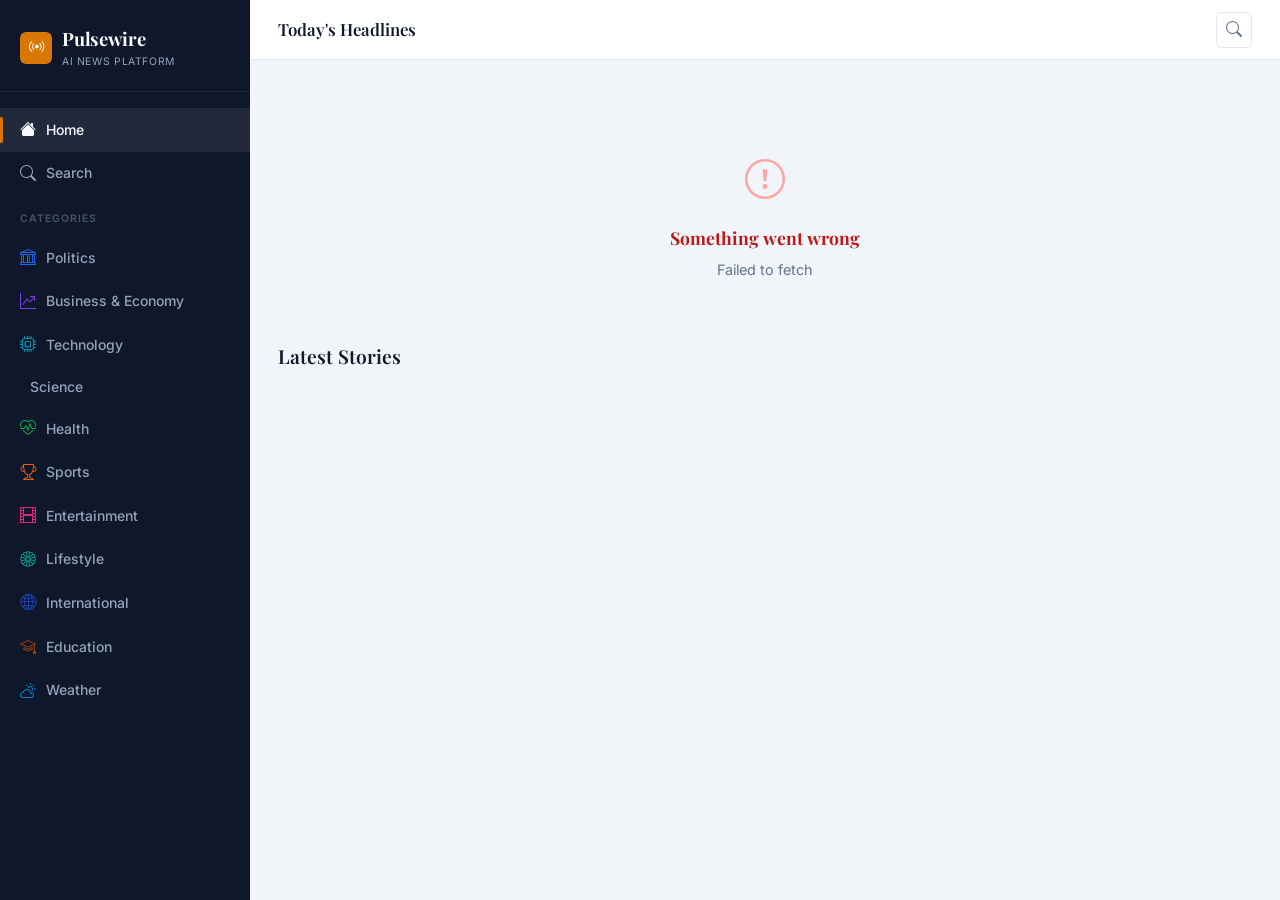
<file: frontend/index.html>
<!DOCTYPE html>
<html lang="en">
<head>
  <meta charset="UTF-8"/>
  <meta name="viewport" content="width=device-width, initial-scale=1.0"/>
  <title>Pulsewire · AI News Platform</title>
  <link rel="stylesheet" href="https://cdn.jsdelivr.net/npm/bootstrap-icons@1.11.3/font/bootstrap-icons.min.css"/>
  <link rel="stylesheet" href="styles.css"/>
</head>
<body data-page="home">

  <!-- ── Sidebar ──────────────────────────────────────────── -->
  <aside id="sidebar">
    <div class="sidebar-logo">
      <div class="sidebar-logo-icon"><i class="bi bi-broadcast"></i></div>
      <div>
        <div class="sidebar-logo-text">Pulsewire</div>
        <div class="sidebar-logo-sub">AI News Platform</div>
      </div>
    </div>

    <nav class="sidebar-section">
      <a class="nav-link" data-page-link="home" href="index.html">
        <i class="bi bi-house-fill"></i><span>Home</span>
      </a>
      <a class="nav-link" data-page-link="search" href="search.html">
        <i class="bi bi-search"></i><span>Search</span>
      </a>

      <div class="sidebar-section-label" style="margin-top:16px;">Categories</div>
      <div id="categoryLinks"></div>
    </nav>
  </aside>

  <!-- ── Mobile overlay ───────────────────────────────────── -->
  <div id="overlay"></div>

  <!-- ── Main ─────────────────────────────────────────────── -->
  <div id="main">
    <header class="top-bar">
      <button id="hamburger"><i class="bi bi-list"></i></button>
      <span class="top-bar-title">Today's Headlines</span>
      <div class="top-bar-actions">
        <a class="top-bar-icon-btn" href="search.html" title="Search">
          <i class="bi bi-search"></i>
        </a>
      </div>
    </header>

    <div class="page-content">
      <!-- Featured article -->
      <div id="heroSlot"></div>

      <!-- Latest grid -->
      <h2 class="section-title">Latest Stories</h2>
      <div class="news-grid" id="latestSlot"></div>

      <!-- Per-category preview rows -->
      <div id="categoryRowsSlot"></div>
    </div>
  </div>

  <script src="config.js"></script>
<script src="api.js"></script>
<script src="app.js"></script>
</body>
</html>
</file>
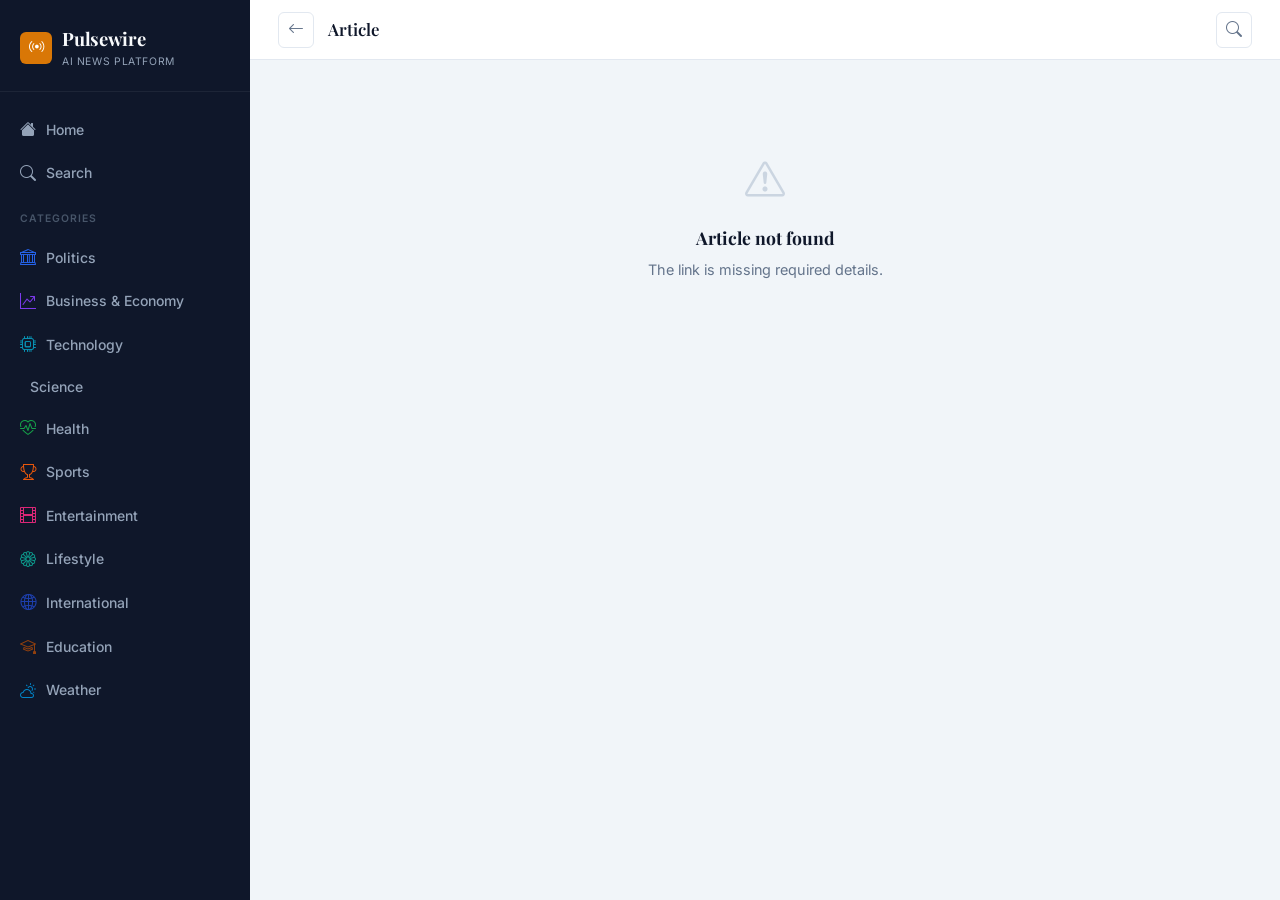
<file: frontend/article.html>
<!DOCTYPE html>
<html lang="en">
<head>
  <meta charset="UTF-8"/>
  <meta name="viewport" content="width=device-width, initial-scale=1.0"/>
  <title>Article · Pulsewire</title>
  <link rel="stylesheet" href="https://cdn.jsdelivr.net/npm/bootstrap-icons@1.11.3/font/bootstrap-icons.min.css"/>
  <link rel="stylesheet" href="styles.css"/>
</head>
<body data-page="article">

  <!-- ── Sidebar ──────────────────────────────────────────── -->
  <aside id="sidebar">
    <div class="sidebar-logo">
      <div class="sidebar-logo-icon"><i class="bi bi-broadcast"></i></div>
      <div>
        <div class="sidebar-logo-text">Pulsewire</div>
        <div class="sidebar-logo-sub">AI News Platform</div>
      </div>
    </div>
    <nav class="sidebar-section">
      <a class="nav-link" data-page-link="home" href="index.html">
        <i class="bi bi-house-fill"></i><span>Home</span>
      </a>
      <a class="nav-link" data-page-link="search" href="search.html">
        <i class="bi bi-search"></i><span>Search</span>
      </a>
      <div class="sidebar-section-label" style="margin-top:16px;">Categories</div>
      <div id="categoryLinks"></div>
    </nav>
  </aside>

  <div id="overlay"></div>

  <!-- ── Main ─────────────────────────────────────────────── -->
  <div id="main">
    <header class="top-bar">
      <button id="hamburger"><i class="bi bi-list"></i></button>
      <button onclick="history.back()" class="top-bar-icon-btn" title="Back" style="margin-right:auto">
        <i class="bi bi-arrow-left"></i>
      </button>
      <span class="top-bar-title">Article</span>
      <div class="top-bar-actions">
        <a class="top-bar-icon-btn" href="search.html" title="Search">
          <i class="bi bi-search"></i>
        </a>
      </div>
    </header>

    <div class="page-content">
      <!-- All article content is rendered here by app.js -->
      <div id="articleWrap">
        <div class="state-box"><div class="spinner"></div><p>Loading article…</p></div>
      </div>
    </div>
  </div>

  <script src="config.js"></script>
  <script src="api.js"></script>
  <script src="app.js"></script>
</body>
</html>
</file>
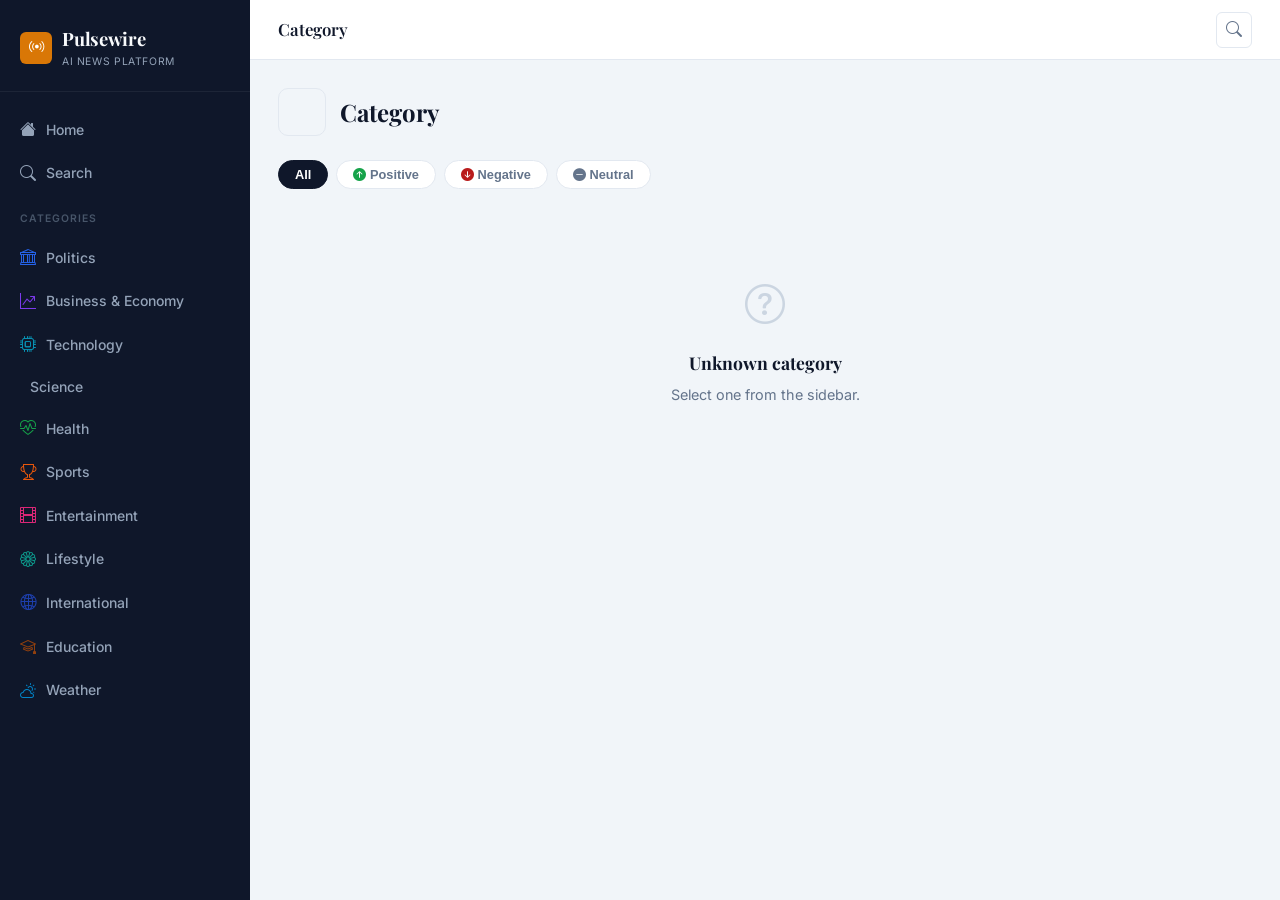
<file: frontend/category.html>
<!DOCTYPE html>
<html lang="en">
<head>
  <meta charset="UTF-8"/>
  <meta name="viewport" content="width=device-width, initial-scale=1.0"/>
  <title>Category · Pulsewire</title>
  <link rel="stylesheet" href="https://cdn.jsdelivr.net/npm/bootstrap-icons@1.11.3/font/bootstrap-icons.min.css"/>
  <link rel="stylesheet" href="styles.css"/>
</head>
<body data-page="category">

  <!-- ── Sidebar ──────────────────────────────────────────── -->
  <aside id="sidebar">
    <div class="sidebar-logo">
      <div class="sidebar-logo-icon"><i class="bi bi-broadcast"></i></div>
      <div>
        <div class="sidebar-logo-text">Pulsewire</div>
        <div class="sidebar-logo-sub">AI News Platform</div>
      </div>
    </div>
    <nav class="sidebar-section">
      <a class="nav-link" data-page-link="home" href="index.html">
        <i class="bi bi-house-fill"></i><span>Home</span>
      </a>
      <a class="nav-link" data-page-link="search" href="search.html">
        <i class="bi bi-search"></i><span>Search</span>
      </a>
      <div class="sidebar-section-label" style="margin-top:16px;">Categories</div>
      <div id="categoryLinks"></div>
    </nav>
  </aside>

  <div id="overlay"></div>

  <!-- ── Main ─────────────────────────────────────────────── -->
  <div id="main">
    <header class="top-bar">
      <button id="hamburger"><i class="bi bi-list"></i></button>
      <span class="top-bar-title" id="topbarCat">Category</span>
      <div class="top-bar-actions">
        <a class="top-bar-icon-btn" href="search.html" title="Search">
          <i class="bi bi-search"></i>
        </a>
      </div>
    </header>

    <div class="page-content">
      <!-- Category heading -->
      <div class="cat-header">
        <div class="cat-header-icon">
          <i id="catIcon"></i>
        </div>
        <h1 class="cat-page-title" id="catTitle">Category</h1>
      </div>

      <!-- Sentiment filter -->
      <div class="sentiment-filter" id="sentimentFilter">
        <button class="filter-btn active" data-sent="all">All</button>
        <button class="filter-btn" data-sent="positive">
          <i class="bi bi-arrow-up-circle-fill" style="color:#16A34A"></i> Positive
        </button>
        <button class="filter-btn" data-sent="negative">
          <i class="bi bi-arrow-down-circle-fill" style="color:#B91C1C"></i> Negative
        </button>
        <button class="filter-btn" data-sent="neutral">
          <i class="bi bi-dash-circle-fill" style="color:#64748B"></i> Neutral
        </button>
      </div>

      <!-- Article grid -->
      <div class="news-grid" id="catGrid">
        <div class="state-box"><div class="spinner"></div><p>Loading…</p></div>
      </div>

      <!-- Pagination -->
      <div id="catPager"></div>
    </div>
  </div>

  <script src="config.js"></script>
<script src="api.js"></script>
<script src="app.js"></script>
  <script>
    // Sync top bar title when category loads
    document.addEventListener("DOMContentLoaded", () => {
      const params = new URLSearchParams(location.search);
      const meta   = getCategoryByKey(params.get("cat"));
      if (meta) document.getElementById("topbarCat").textContent = meta.label;
    });
  </script>
</body>
</html>
</file>
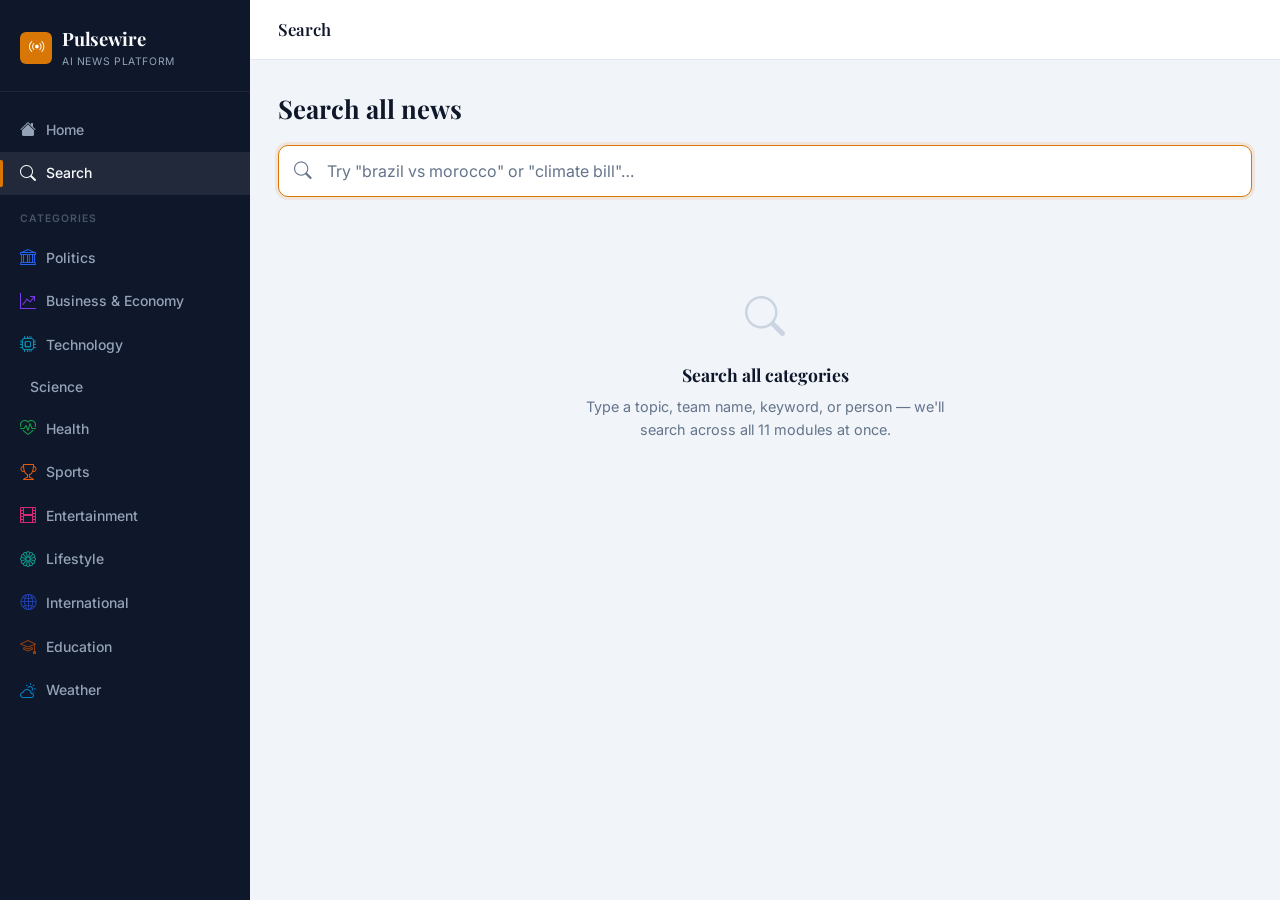
<file: frontend/search.html>
<!DOCTYPE html>
<html lang="en">
<head>
  <meta charset="UTF-8"/>
  <meta name="viewport" content="width=device-width, initial-scale=1.0"/>
  <title>Search · Pulsewire</title>
  <link rel="stylesheet" href="https://cdn.jsdelivr.net/npm/bootstrap-icons@1.11.3/font/bootstrap-icons.min.css"/>
  <link rel="stylesheet" href="styles.css"/>
</head>
<body data-page="search">

  <!-- ── Sidebar ──────────────────────────────────────────── -->
  <aside id="sidebar">
    <div class="sidebar-logo">
      <div class="sidebar-logo-icon"><i class="bi bi-broadcast"></i></div>
      <div>
        <div class="sidebar-logo-text">Pulsewire</div>
        <div class="sidebar-logo-sub">AI News Platform</div>
      </div>
    </div>
    <nav class="sidebar-section">
      <a class="nav-link" data-page-link="home" href="index.html">
        <i class="bi bi-house-fill"></i><span>Home</span>
      </a>
      <a class="nav-link" data-page-link="search" href="search.html">
        <i class="bi bi-search"></i><span>Search</span>
      </a>
      <div class="sidebar-section-label" style="margin-top:16px;">Categories</div>
      <div id="categoryLinks"></div>
    </nav>
  </aside>

  <div id="overlay"></div>

  <!-- ── Main ─────────────────────────────────────────────── -->
  <div id="main">
    <header class="top-bar">
      <button id="hamburger"><i class="bi bi-list"></i></button>
      <span class="top-bar-title">Search</span>
    </header>

    <div class="page-content">
      <div class="search-header">
        <h1>Search all news</h1>
        <div class="search-input-wrap">
          <i class="bi bi-search"></i>
          <input
            id="searchInput"
            type="search"
            placeholder="Try &quot;brazil vs morocco&quot; or &quot;climate bill&quot;…"
            autocomplete="off"
            spellcheck="false"
          />
        </div>
        <p class="result-count" id="resultCount"></p>
      </div>

      <!-- Results grid — filled by app.js -->
      <div class="news-grid" id="searchResults">
        <div class="state-box">
          <i class="bi bi-search state-icon"></i>
          <h3>Search all categories</h3>
          <p>Type a topic, team name, keyword, or person — we'll search across all 11 modules at once.</p>
        </div>
      </div>
    </div>
  </div>

  <script src="config.js"></script>
<script src="api.js"></script>
<script src="app.js"></script>
</body>
</html>
</file>
<file: frontend/styles.css>
/* ── Google Fonts ─────────────────────────────────────────────────── */
@import url('https://fonts.googleapis.com/css2?family=Playfair+Display:wght@600;700&family=Inter:wght@400;500;600&family=JetBrains+Mono:wght@400;500&display=swap');

/* ── CSS Variables ────────────────────────────────────────────────── */
:root {
  --sidebar-w: 250px;
  --sidebar-bg: #0F172A;
  --sidebar-border: rgba(255,255,255,0.06);
  --sidebar-text: #94A3B8;
  --sidebar-hover: rgba(255,255,255,0.06);
  --sidebar-active-bg: rgba(255,255,255,0.08);
  --sidebar-active-text: #F8FAFC;

  --page-bg: #F1F5F9;
  --card-bg: #FFFFFF;
  --card-border: #E2E8F0;
  --card-shadow: 0 1px 3px rgba(0,0,0,0.06), 0 1px 2px rgba(0,0,0,0.04);
  --card-hover-shadow: 0 8px 24px rgba(0,0,0,0.10), 0 2px 8px rgba(0,0,0,0.06);

  --accent: #D97706;
  --accent-light: #FEF3C7;

  --text-head: #0F172A;
  --text-body: #334155;
  --text-muted: #64748B;

  --radius-sm: 6px;
  --radius-md: 10px;
  --radius-lg: 14px;

  --font-display: 'Playfair Display', Georgia, serif;
  --font-body: 'Inter', -apple-system, sans-serif;
  --font-mono: 'JetBrains Mono', 'Fira Code', monospace;

  --topbar-h: 60px;
  --transition: 0.18s ease;
}

/* ── Reset ────────────────────────────────────────────────────────── */
*, *::before, *::after { box-sizing: border-box; margin: 0; padding: 0; }
html { font-size: 16px; scroll-behavior: smooth; }
body {
  font-family: var(--font-body);
  background: var(--page-bg);
  color: var(--text-body);
  line-height: 1.6;
  min-height: 100vh;
}
a { text-decoration: none; color: inherit; }
img { display: block; max-width: 100%; }

/* ── Layout ───────────────────────────────────────────────────────── */
#sidebar {
  position: fixed;
  top: 0; left: 0;
  width: var(--sidebar-w);
  height: 100vh;
  background: var(--sidebar-bg);
  display: flex;
  flex-direction: column;
  overflow-y: auto;
  z-index: 100;
  transition: transform var(--transition);
  scrollbar-width: none;
}
#sidebar::-webkit-scrollbar { display: none; }

#main {
  margin-left: var(--sidebar-w);
  min-height: 100vh;
  display: flex;
  flex-direction: column;
}

/* ── Sidebar: logo ────────────────────────────────────────────────── */
.sidebar-logo {
  padding: 24px 20px 20px;
  border-bottom: 1px solid var(--sidebar-border);
  display: flex;
  align-items: center;
  gap: 10px;
}
.sidebar-logo-icon {
  width: 32px; height: 32px;
  background: var(--accent);
  border-radius: var(--radius-sm);
  display: flex; align-items: center; justify-content: center;
  flex-shrink: 0;
}
.sidebar-logo-icon i { color: #fff; font-size: 15px; }
.sidebar-logo-text {
  font-family: var(--font-display);
  font-size: 1.15rem;
  font-weight: 700;
  color: #F8FAFC;
  letter-spacing: -0.01em;
}
.sidebar-logo-sub {
  font-size: 0.65rem;
  color: var(--sidebar-text);
  letter-spacing: 0.06em;
  text-transform: uppercase;
  margin-top: 1px;
}

/* ── Sidebar: nav links ───────────────────────────────────────────── */
.sidebar-section {
  padding: 16px 0 8px;
  flex: 1;
}
.sidebar-section-label {
  padding: 0 20px 8px;
  font-size: 0.65rem;
  font-weight: 600;
  letter-spacing: 0.1em;
  text-transform: uppercase;
  color: #475569;
}

.nav-link {
  display: flex;
  align-items: center;
  gap: 10px;
  padding: 9px 20px;
  color: var(--sidebar-text);
  font-size: 0.875rem;
  font-weight: 500;
  border-radius: 0;
  transition: background var(--transition), color var(--transition);
  position: relative;
}
.nav-link i { font-size: 1rem; flex-shrink: 0; }
.nav-link:hover {
  background: var(--sidebar-hover);
  color: #E2E8F0;
}
.nav-link.active {
  background: var(--sidebar-active-bg);
  color: var(--sidebar-active-text);
}
.nav-link.active::before {
  content: "";
  position: absolute;
  left: 0; top: 20%; bottom: 20%;
  width: 3px;
  background: var(--accent);
  border-radius: 0 2px 2px 0;
}

/* ── Top bar ──────────────────────────────────────────────────────── */
.top-bar {
  height: var(--topbar-h);
  background: #fff;
  border-bottom: 1px solid var(--card-border);
  display: flex;
  align-items: center;
  padding: 0 28px;
  gap: 14px;
  position: sticky;
  top: 0;
  z-index: 50;
}
.top-bar-title {
  font-family: var(--font-display);
  font-size: 1.05rem;
  font-weight: 600;
  color: var(--text-head);
  flex: 1;
}
#hamburger {
  display: none;
  background: none;
  border: none;
  color: var(--text-head);
  font-size: 1.4rem;
  cursor: pointer;
  padding: 4px;
  line-height: 1;
}
.top-bar-actions { display: flex; gap: 8px; }
.top-bar-icon-btn {
  width: 36px; height: 36px;
  border-radius: var(--radius-sm);
  background: none;
  border: 1px solid var(--card-border);
  display: flex; align-items: center; justify-content: center;
  color: var(--text-muted);
  cursor: pointer;
  transition: all var(--transition);
  font-size: 1rem;
}
.top-bar-icon-btn:hover { background: var(--page-bg); color: var(--text-head); }

/* ── Page content wrapper ─────────────────────────────────────────── */
.page-content { padding: 28px; max-width: 1300px; }
.section-title {
  font-family: var(--font-display);
  font-size: 1.2rem;
  color: var(--text-head);
  margin-bottom: 18px;
  font-weight: 600;
}

/* ── Hero ─────────────────────────────────────────────────────────── */
.hero {
  display: block;
  position: relative;
  border-radius: var(--radius-lg);
  overflow: hidden;
  aspect-ratio: 21/9;
  margin-bottom: 32px;
  box-shadow: var(--card-hover-shadow);
}

.hero:hover .hero-img { transform: scale(1.02); }
.hero-gradient {
  position: absolute; inset: 0;
  background: linear-gradient(
    to top,
    rgba(5,10,20,0.88) 0%,
    rgba(5,10,20,0.4)  50%,
    rgba(5,10,20,0.1)  100%
  );
}
.hero-body {
    position: static;
    padding: 0;
}
.hero-eyebrow {
  display: inline-block;
  font-size: 0.65rem;
  font-weight: 700;
  letter-spacing: 0.12em;
  text-transform: uppercase;
  color: var(--accent);
  background: rgba(217,119,6,0.15);
  border: 1px solid rgba(217,119,6,0.3);
  border-radius: 4px;
  padding: 3px 8px;
  margin-bottom: 10px;
}
.hero-title {
  font-family: var(--font-display);
  font-size: 1.85rem;
  color: #fff;
  line-height: 1.2;
  margin: 8px 0 10px;
  max-width: 700px;
}
.hero-desc {
  color: rgba(255,255,255,0.75);
  font-size: 0.95rem;
  margin-bottom: 12px;
  max-width: 600px;
  display: -webkit-box;
  -webkit-line-clamp: 2;
  line-clamp: 2;
  -webkit-box-orient: vertical;
  overflow: hidden;
}
.hero-meta { display: flex; gap: 8px; align-items: center; color: rgba(255,255,255,0.55); font-size: 0.8rem; }
.hero-meta .sep { opacity: 0.4; }

/* ── Badge row ────────────────────────────────────────────────────── */
.badge-row { display: flex; gap: 6px; align-items: center; flex-wrap: wrap; margin-bottom: 8px; }

.badge-cat {
  display: inline-flex;
  align-items: center;
  gap: 4px;
  padding: 3px 9px;
  border-radius: 100px;
  font-size: 0.72rem;
  font-weight: 600;
  letter-spacing: 0.03em;
  background: color-mix(in srgb, var(--c) 12%, transparent);
  color: var(--c);
  border: 1px solid color-mix(in srgb, var(--c) 25%, transparent);
  transition: opacity var(--transition);
}
.badge-cat:hover { opacity: 0.8; }
.badge-cat i { font-size: 0.7rem; }

.badge-sent {
  display: inline-flex;
  align-items: center;
  gap: 4px;
  padding: 3px 9px;
  border-radius: 100px;
  font-size: 0.72rem;
  font-weight: 600;
}
.sent-pos { background: #DCFCE7; color: #15803D; }
.sent-neg { background: #FEE2E2; color: #B91C1C; }
.sent-neu { background: #F1F5F9; color: #475569; }

/* ── News card grid ───────────────────────────────────────────────── */
.news-grid {
  display: grid;
  grid-template-columns: repeat(auto-fill, minmax(280px, 1fr));
  gap: 20px;
  margin-bottom: 32px;
}

.news-card {
  display: flex;
  flex-direction: column;
  background: var(--card-bg);
  border: 1px solid var(--card-border);
  border-radius: var(--radius-md);
  overflow: hidden;
  box-shadow: var(--card-shadow);
  transition: transform var(--transition), box-shadow var(--transition);
}
.news-card:hover {
  transform: translateY(-3px);
  box-shadow: var(--card-hover-shadow);
}

.card-content { padding: 16px; display: flex; flex-direction: column; flex: 1; }
.card-title {
  font-family: var(--font-display);
  font-size: 1rem;
  color: var(--text-head);
  line-height: 1.35;
  margin: 6px 0 8px;
  display: -webkit-box;
  -webkit-line-clamp: 3;
  line-clamp: 3;
  -webkit-box-orient: vertical;
  overflow: hidden;
}
.card-desc {
  font-size: 0.82rem;
  color: var(--text-muted);
  line-height: 1.5;
  flex: 1;
  display: -webkit-box;
  -webkit-line-clamp: 2;
  line-clamp: 2;
  -webkit-box-orient: vertical;
  overflow: hidden;
  margin-bottom: 12px;
}
.card-foot {
  display: flex;
  justify-content: space-between;
  align-items: center;
  border-top: 1px solid var(--card-border);
  padding-top: 10px;
  margin-top: auto;
}
.card-source { font-size: 0.75rem; font-weight: 600; color: var(--text-head); }
.card-date   { font-size: 0.72rem; color: var(--text-muted); font-family: var(--font-mono); }
.sep { color: var(--text-muted); }

/* ── Category preview rows (home page) ───────────────────────────── */
.cat-row { margin-bottom: 36px; }
.cat-row-header {
  display: flex;
  justify-content: space-between;
  align-items: center;
  margin-bottom: 14px;
}
.cat-row-title {
  font-family: var(--font-display);
  font-size: 1.05rem;
  font-weight: 600;
  color: var(--text-head);
  display: flex;
  align-items: center;
  gap: 8px;
}
.cat-row-title i { font-size: 1rem; }
.view-all-link {
  font-size: 0.8rem;
  font-weight: 600;
  color: var(--accent);
  display: flex;
  align-items: center;
  gap: 4px;
  transition: gap var(--transition);
}
.view-all-link:hover { gap: 8px; }

.row-items { display: flex; flex-direction: column; gap: 1px; }
.row-item {
  display: flex;
  gap: 12px;
  align-items: center;
  padding: 10px 14px;
  background: var(--card-bg);
  border: 1px solid var(--card-border);
  border-radius: var(--radius-sm);
  transition: background var(--transition);
  margin-bottom: 6px;
}
.row-item:hover { background: #F8FAFC; }

.row-item-body { flex: 1; min-width: 0; }
.row-item-title {
  font-size: 0.85rem;
  font-weight: 600;
  color: var(--text-head);
  line-height: 1.3;
  display: -webkit-box;
  -webkit-line-clamp: 2;
  /* Standard property for compatibility */
  line-clamp: 2;
  -webkit-box-orient: vertical;
  overflow: hidden;
  margin-bottom: 5px;
}
.row-item-foot { display: flex; gap: 8px; align-items: center; }

/* ── Category page header ─────────────────────────────────────────── */
.cat-header {
  display: flex;
  align-items: center;
  gap: 14px;
  margin-bottom: 24px;
}
.cat-header-icon {
  width: 48px; height: 48px;
  background: var(--page-bg);
  border: 1px solid var(--card-border);
  border-radius: var(--radius-md);
  display: flex; align-items: center; justify-content: center;
  font-size: 1.5rem;
}
.cat-page-title {
  font-family: var(--font-display);
  font-size: 1.5rem;
  color: var(--text-head);
}

/* ── Sentiment filter ─────────────────────────────────────────────── */
.sentiment-filter {
  display: flex;
  gap: 8px;
  margin-bottom: 24px;
  flex-wrap: wrap;
}
.filter-btn {
  padding: 6px 16px;
  border-radius: 100px;
  font-size: 0.8rem;
  font-weight: 600;
  border: 1px solid var(--card-border);
  background: var(--card-bg);
  color: var(--text-muted);
  cursor: pointer;
  transition: all var(--transition);
}
.filter-btn:hover { border-color: #94A3B8; color: var(--text-head); }
.filter-btn.active { background: var(--text-head); color: #fff; border-color: var(--text-head); }

/* ── Pagination ───────────────────────────────────────────────────── */
.pagination { display: flex; gap: 6px; justify-content: center; margin-top: 28px; }
.pg-btn {
  min-width: 36px; height: 36px;
  padding: 0 10px;
  border-radius: var(--radius-sm);
  border: 1px solid var(--card-border);
  background: var(--card-bg);
  color: var(--text-muted);
  font-size: 0.85rem;
  font-weight: 500;
  cursor: pointer;
  transition: all var(--transition);
  display: flex; align-items: center; justify-content: center;
}
.pg-btn:hover:not([disabled]) { border-color: #94A3B8; color: var(--text-head); }
.pg-btn.active { background: var(--text-head); color: #fff; border-color: var(--text-head); }
.pg-btn[disabled] { opacity: 0.35; cursor: default; }

/* ── Search page ──────────────────────────────────────────────────── */
.search-header { margin-bottom: 28px; }
.search-header h1 {
  font-family: var(--font-display);
  font-size: 1.6rem;
  color: var(--text-head);
  margin-bottom: 16px;
}
.search-input-wrap {
  position: relative;
}
.search-input-wrap i {
  position: absolute;
  left: 16px;
  top: 50%;
  transform: translateY(-50%);
  color: var(--text-muted);
  font-size: 1.1rem;
  pointer-events: none;
}
#searchInput {
  width: 100%;
  height: 52px;
  padding: 0 20px 0 48px;
  border: 1.5px solid var(--card-border);
  border-radius: var(--radius-md);
  font-family: var(--font-body);
  font-size: 1rem;
  background: var(--card-bg);
  color: var(--text-head);
  outline: none;
  transition: border-color var(--transition), box-shadow var(--transition);
}
#searchInput:focus {
  border-color: var(--accent);
  box-shadow: 0 0 0 3px rgba(217,119,6,0.12);
}
#searchInput::placeholder { color: var(--text-muted); }
.result-count {
  margin-top: 12px;
  font-size: 0.82rem;
  color: var(--text-muted);
  font-family: var(--font-mono);
}

/* ── Article detail page ──────────────────────────────────────────── */

.article-body { max-width: 760px; }
.article-title {
  font-family: var(--font-display);
  font-size: 2rem;
  line-height: 1.2;
  color: var(--text-head);
  margin: 10px 0 12px;
}
.article-meta {
  display: flex;
  gap: 8px;
  align-items: center;
  color: var(--text-muted);
  font-size: 0.82rem;
  margin-bottom: 20px;
  font-family: var(--font-mono);
}
.article-source { font-weight: 600; color: var(--text-head); }

/* AI confidence rings */
.ai-confidence {
  display: flex;
  gap: 28px;
  padding: 16px 20px;
  background: var(--card-bg);
  border: 1px solid var(--card-border);
  border-radius: var(--radius-md);
  margin-bottom: 24px;
  width: fit-content;
}
.conf-ring-wrap {
  display: flex;
  flex-direction: column;
  align-items: center;
  gap: 4px;
  position: relative;
}
.conf-ring-wrap svg { display: block; }
.ring-track { stroke: #E2E8F0; }
.ring-val   { stroke: var(--accent); stroke-linecap: round; transition: stroke-dasharray 0.6s ease; }
.ring-pct {
  position: absolute;
  top: 50%;
  left: 50%;
  transform: translate(-50%, -50%);
  font-family: var(--font-mono);
  font-size: 0.65rem;
  font-weight: 500;
  color: var(--text-head);
  white-space: nowrap;
}
.ring-pct small { font-size: 0.55rem; }
.ring-label { font-size: 0.7rem; color: var(--text-muted); font-weight: 500; text-align: center; max-width: 80px; }

.article-text { line-height: 1.8; font-size: 1.02rem; color: var(--text-body); margin-bottom: 28px; }
.article-text p { margin-bottom: 16px; }

.read-original-btn {
  display: inline-flex;
  align-items: center;
  gap: 8px;
  padding: 11px 22px;
  background: var(--accent);
  color: #fff;
  border-radius: var(--radius-sm);
  font-weight: 600;
  font-size: 0.9rem;
  transition: opacity var(--transition);
  margin-bottom: 40px;
}
.read-original-btn:hover { opacity: 0.88; }

.more-section { margin-top: 8px; padding-top: 28px; border-top: 1px solid var(--card-border); }

/* ── State boxes (loading / empty / error) ────────────────────────── */
.state-box {
  display: flex;
  flex-direction: column;
  align-items: center;
  justify-content: center;
  text-align: center;
  padding: 60px 20px;
  grid-column: 1 / -1;
}
.state-box h3 { font-family: var(--font-display); font-size: 1.1rem; color: var(--text-head); margin: 12px 0 6px; }
.state-box p  { color: var(--text-muted); font-size: 0.9rem; max-width: 360px; }
.state-icon   { font-size: 2.5rem; color: #CBD5E1; }
.error-state .state-icon { color: #FCA5A5; }
.error-state h3 { color: #B91C1C; }

.spinner {
  width: 36px; height: 36px;
  border: 3px solid #E2E8F0;
  border-top-color: var(--accent);
  border-radius: 50%;
  animation: spin 0.7s linear infinite;
  margin-bottom: 14px;
}
@keyframes spin { to { transform: rotate(360deg); } }

/* ── Mobile overlay ───────────────────────────────────────────────── */
#overlay {
  display: none;
  position: fixed; inset: 0;
  background: rgba(0,0,0,0.45);
  z-index: 99;
}
#overlay.show { display: block; }

/* ── Responsive ───────────────────────────────────────────────────── */
@media (max-width: 1024px) {
  :root { --sidebar-w: 220px; }
}

@media (max-width: 768px) {
  #sidebar {
    transform: translateX(-100%);
    box-shadow: none;
  }
  #sidebar.open {
    transform: translateX(0);
    box-shadow: 4px 0 24px rgba(0,0,0,0.25);
  }
  #main { margin-left: 0; }
  #hamburger { display: flex; }
  .top-bar { padding: 0 16px; }
  .page-content { padding: 16px; }
  .hero {
    display: block;
    background: var(--card-bg);
    border: 1px solid var(--card-border);
    border-radius: var(--radius-lg);
    padding: 24px;
    margin-bottom: 32px;
    box-shadow: var(--card-shadow);
  }

}

@media (max-width: 480px) {
  .hero { aspect-ratio: 4/3; }
  .hero-eyebrow { display: none; }
}

/* ── Utility ──────────────────────────────────────────────────────── */
.mt-0 { margin-top: 0 !important; }
.hero-img{
    position:absolute;
    inset:0;
    width:100%;
    height:100%;
    object-fit:cover;
}
</file>
